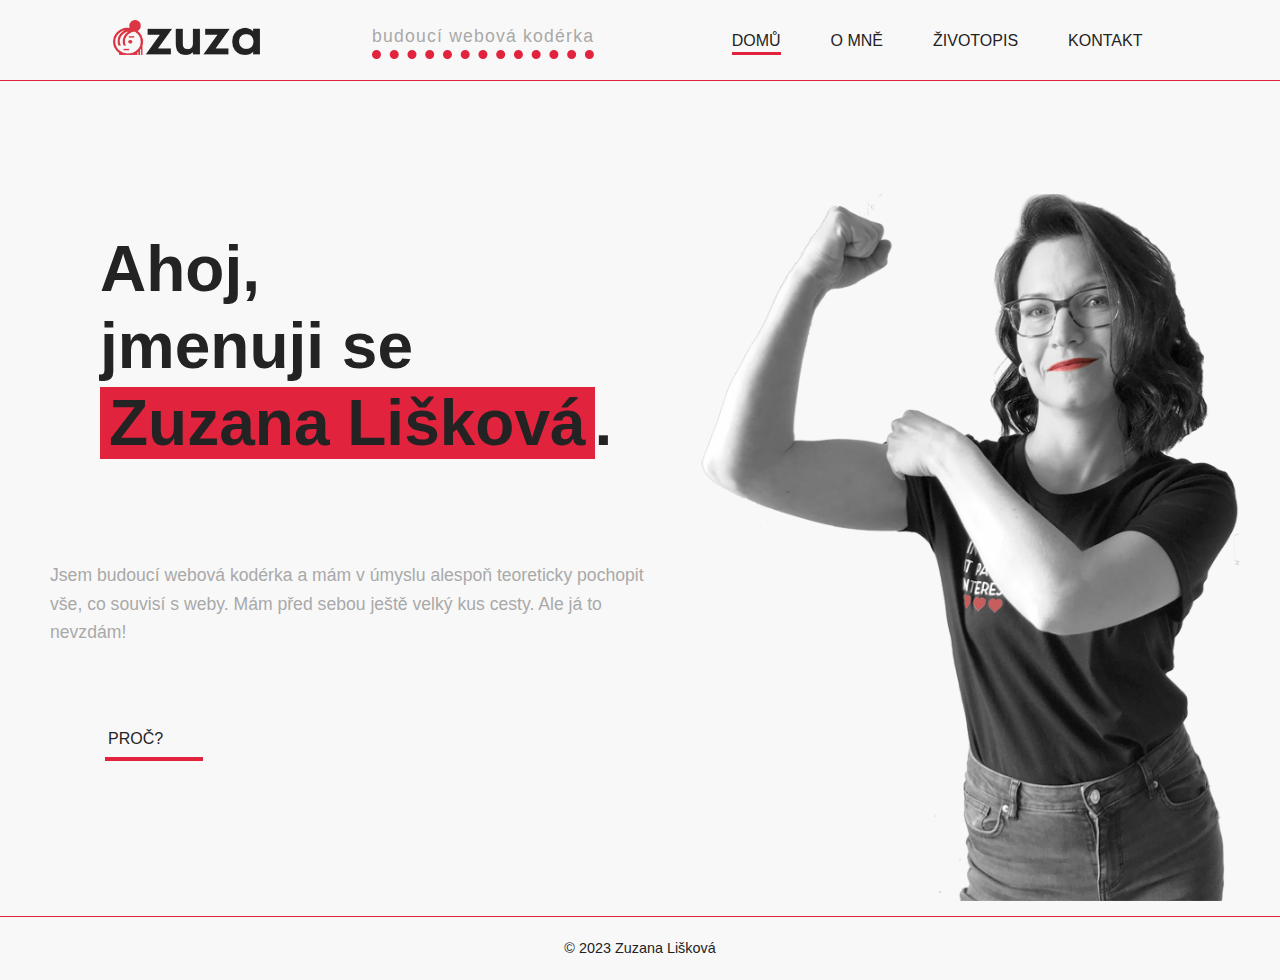
<file: index.html>
<!DOCTYPE html>
<html lang="cs">
<head>
    <meta charset="UTF-8">
    <meta http-equiv="X-UA-Compatible" content="IE=edge">
    <meta name="viewport" content="width=device-width, initial-scale=1.0"> 
    <link type="text/css" rel="stylesheet" href="style.css">
    <title>Zuzana Lišková - budoucí webová kodérka</title>
</head>
<body>
    <header>
        <div id="header">
            <img src="images/logo.png" alt="logo zuza">
            <p>budoucí webová kodérka</p>
            <nav>
                <ul class="menu main">
                    <li><a class="aktivni_zalozka" href="index.html">Domů</a></li>
                    <li><a href="omne.html">O mně</a></li>
                    <li><a href="vzdelani.html">Životopis</a></li>
                    <li><a href="kontakt.html">Kontakt</a></li>
                </ul>
            </nav>
        </div>
    </header>

    <main>
        <section class="obsah">
            <div>
                <h1>Ahoj,<br> jmenuji se <span class="obdelnik">Zuzana&nbsp;Lišková</span>.</h1>
                <p>Jsem budoucí webová kodérka a mám v úmyslu alespoň teoreticky pochopit vše, co souvisí s weby. Mám před sebou ještě velký kus cesty. Ale já to nevzdám!</p>
                
                <div class="tlacitko">
                    <a href="omne.html">Proč?</a>
                </div>
            </div>  

            <div class="p_col">
                <img src="images/zuza_uvod_cb.png" alt="Zuzana Lišková">
            </div>
        </section> 
    </main>

    <footer>
        <p>&copy; 2023 Zuzana Lišková</p>  
    </footer>
    
</body>
</html>
</file>
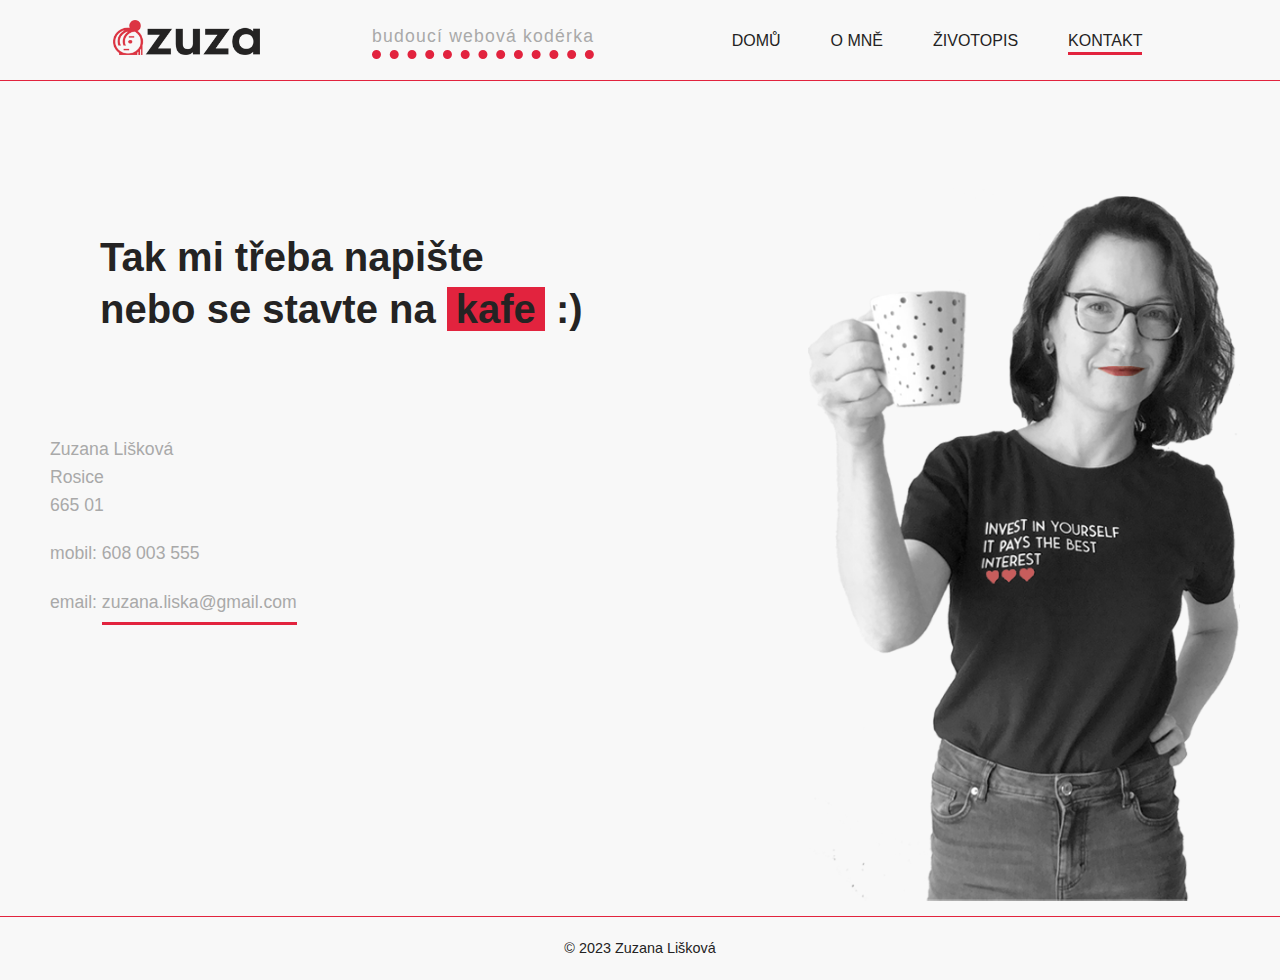
<file: kontakt.html>
<!DOCTYPE html>
<html lang="cs">
<head>
    <meta charset="UTF-8">
    <meta http-equiv="X-UA-Compatible" content="IE=edge">
    <meta name="viewport" content="width=device-width, initial-scale=1.0"> 
    <link type="text/css" rel="stylesheet" href="style.css">
    <title>Zuzana Lišková - Kontakt</title>
</head>

<body>
    <header>
        <div id="header">
            <img src="images/logo.png" alt="logo zuza">
            <p>budoucí webová kodérka</p>
            <nav>
                <ul class="menu main">
                    <li><a href="index.html">Domů</a></li>
                    <li><a href="omne.html">O mně</a></li>
                    <li><a href="vzdelani.html">Životopis</a></li>
                    <li><a class="aktivni_zalozka" href="kontakt.html">Kontakt</a></li>
                </ul>
            </nav>
        </div>
    </header>
    
    <main>
        <section class="obsah">
            <div>
                <h2>Tak mi třeba napište nebo se stavte na <span class="obdelnik">kafe</span> :)</h2>
                
                <p>
                Zuzana Lišková<br>
                Rosice<br>
                665 01
                </p>
                
                <p>mobil: 608 003 555</p>
                
                <p>email: <span class="mailto"><a href="mailto:zuzana.liska@gmail.com">zuzana.liska@gmail.com</a></span></p>
            </div>

            <div class="p_col">
                <img class="velka_zuza" src="images/zuza_kontakt.png" alt="Zuzana Lišková">
            </div>
        </section>
    </main>

    <footer>
        <p>&copy; 2023 Zuzana Lišková</p>  
    </footer>
</body>
</html>
</file>
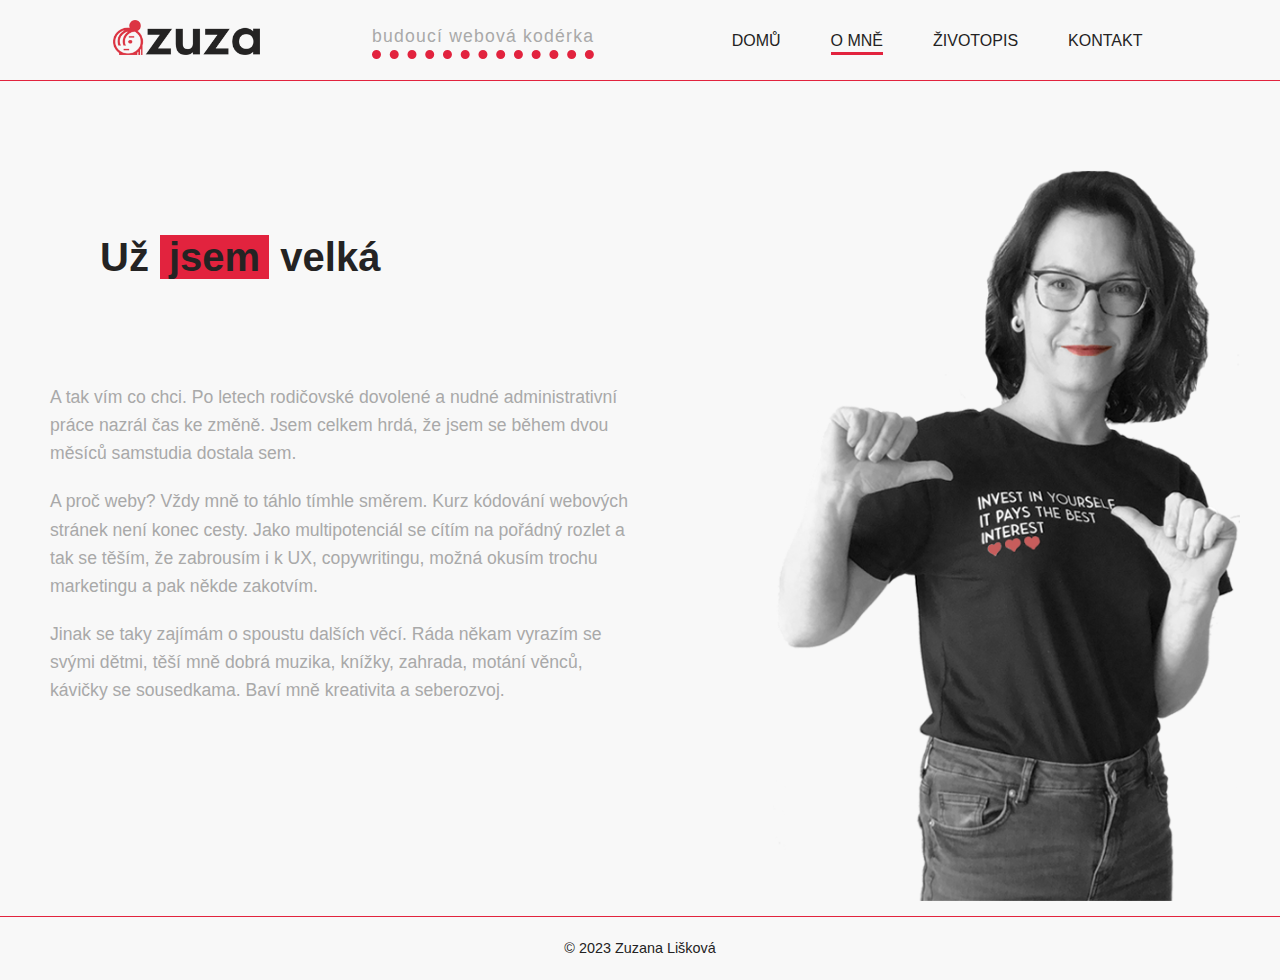
<file: omne.html>
<!DOCTYPE html>
<html lang="cs">
<head>
    <meta charset="UTF-8">
    <meta http-equiv="X-UA-Compatible" content="IE=edge">
    <meta name="viewport" content="width=device-width, initial-scale=1.0"> 
    <link type="text/css" rel="stylesheet" href="style.css">
    <title>Zuzana Lišková - O mně</title>
</head>

<body>
    <header>
        <div id="header">
            <img src="images/logo.png" alt="logo zuza">
            <p>budoucí webová kodérka</p>
            <nav>
                <ul class="menu main">
                    <li><a href="index.html">Domů</a></li>
                    <li><a class="aktivni_zalozka" href="omne.html">O mně</a></li>
                    <li><a href="vzdelani.html">Životopis</a></li>
                    <li><a href="kontakt.html">Kontakt</a></li>
                </ul>
            </nav>
        </div>
    </header>
            
    <main>
        <section class="obsah">
            <div>
                <h2>Už <span class="obdelnik">jsem</span> velká</h2>
                
                <p>A tak vím co chci. Po letech rodičovské dovolené a nudné administrativní práce nazrál čas ke změně. Jsem celkem hrdá, že jsem se během dvou měsíců samstudia dostala sem.</p>
                
                <p>A proč weby? Vždy mně to táhlo tímhle směrem. Kurz kódování webových stránek není konec cesty. Jako multipotenciál se cítím na pořádný rozlet a tak se těším, že zabrousím i k UX, copywritingu, možná okusím trochu marketingu a pak někde zakotvím.</p>

                <p>Jinak se taky zajímám o spoustu dalších věcí. Ráda někam vyrazím se svými dětmi, těší mně dobrá muzika, knížky, zahrada, motání věnců, kávičky se sousedkama. Baví mně kreativita a seberozvoj.</p>
            </div>
          
            <div class="p_col">
                <img class="velka_zuza" src="images/zuza_omne.png" alt="Zuzana Lišková">
            </div>
        </section>
    </main>

    <footer>
        <p>&copy; 2023 Zuzana Lišková</p>  
    </footer>

</body>
</html>
</file>
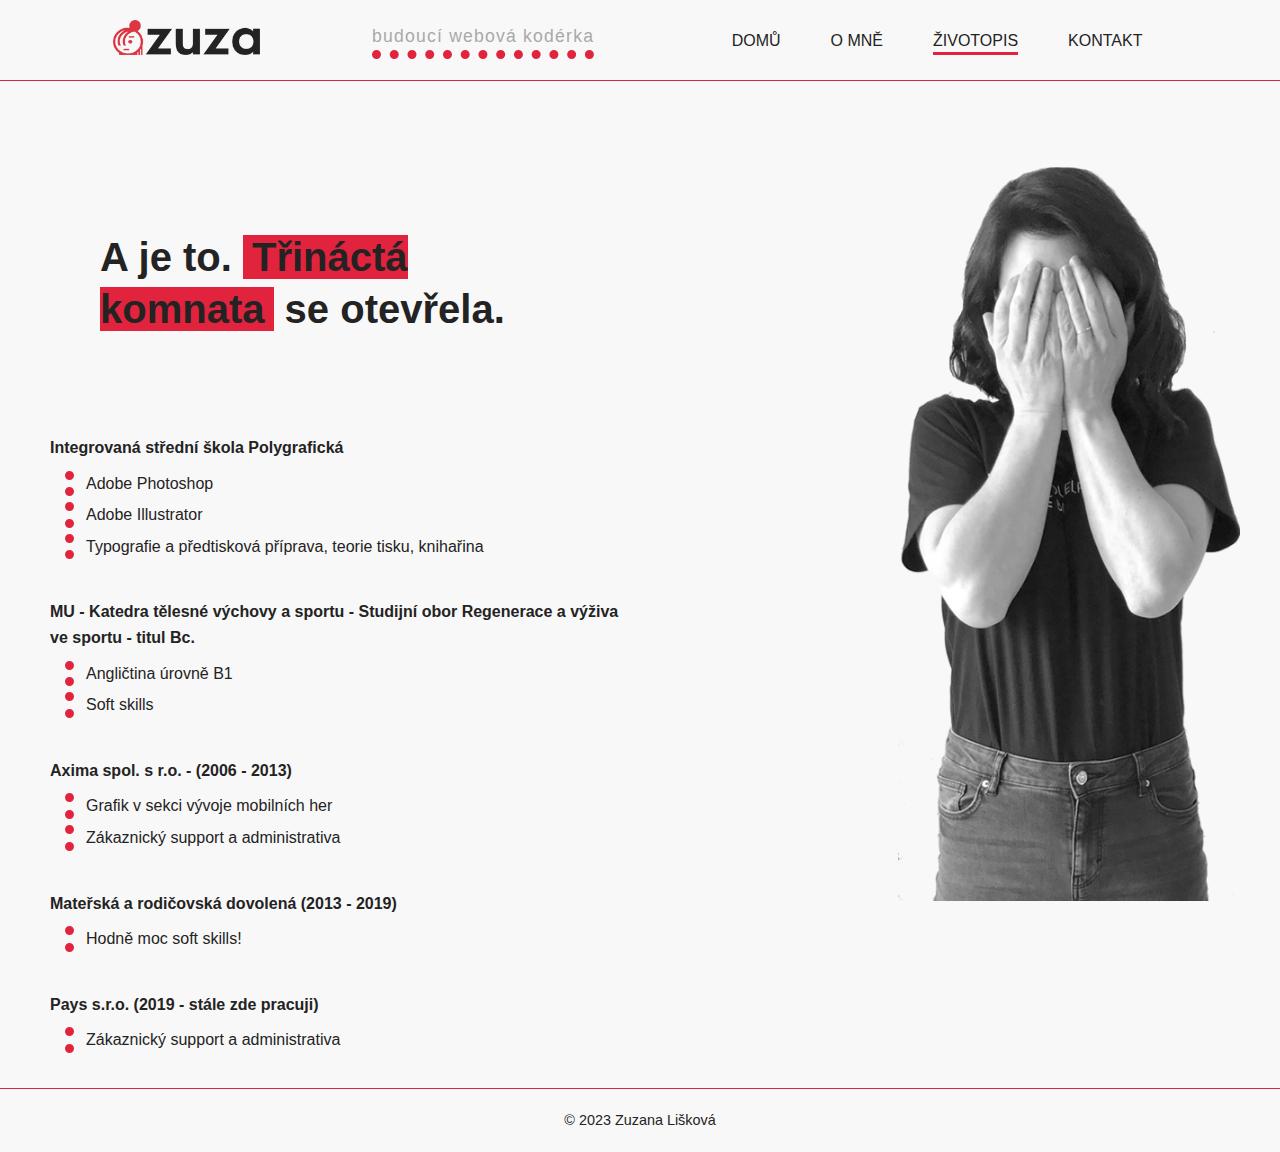
<file: vzdelani.html>
<!DOCTYPE html>
<html lang="cs">
<head>
    <meta charset="UTF-8">
    <meta http-equiv="X-UA-Compatible" content="IE=edge">
    <meta name="viewport" content="width=device-width, initial-scale=1.0"> 
    <link type="text/css" rel="stylesheet" href="style.css">
    <title>Zuzana Lišková - Životopis</title>
</head>

<body>
    <header>
        <div id="header">
            <img src="images/logo.png" alt="logo zuza">
            <p>budoucí webová kodérka</p>
            <nav>
                <ul class="menu main">
                    <li><a href="index.html">Domů</a></li>
                    <li><a href="omne.html">O mně</a></li>
                    <li><a class="aktivni_zalozka" href="vzdelani.html">Životopis</a></li>
                    <li><a href="kontakt.html">Kontakt</a></li>
                </ul>
            </nav>
        </div>
    </header>
    
    <main>
        <section class="obsah">
            <div>
                <h2>A je to. <span class="obdelnik">Třináctá komnata</span> se otevřela.</h2>
                <h3>Integrovaná střední škola Polygrafická</h3>

                <ul>
                    <li>Adobe Photoshop</li>
                    <li>Adobe Illustrator</li>
                    <li>Typografie a předtisková příprava, teorie tisku, knihařina</li>
                </ul>

                <h3>MU - Katedra tělesné výchovy a sportu - Studijní obor Regenerace a výživa ve sportu - titul Bc.</h3>
                <ul>
                    <li>Angličtina úrovně B1</li>
                    <li>Soft skills</li>
                </ul>

                <h3>Axima spol. s r.o. - (2006 - 2013)</h3>
                <ul>
                    <li>Grafik v sekci vývoje mobilních her</li>
                    <li>Zákaznický support a administrativa</li>
                </ul>

                <h3>Mateřská a rodičovská dovolená (2013 - 2019)</h3>
                <ul>
                    <li>Hodně moc soft skills!</li>
                </ul>

                <h3>Pays s.r.o. (2019 - stále zde pracuji)</h3>
                <ul>
                    <li>Zákaznický support a administrativa</li>
                </ul>
            </div>

            <div class="p_col">
               <img class="velka_zuza" src="images/zuza_knowhow.png" alt="Zuzana Lišková"> 
            </div>
        </section>  
    </main>

    <footer>
        <p>&copy; 2023 Zuzana Lišková</p>  
    </footer>
</body>
</html>
</file>
<file: style.css>
* {
    margin: 0;
    padding: 0;
}

body {
    background-color: #f8f8f8;
    font-family: Helvetica, sans-serif;
    color: #242323;
    line-height: 1.6;
}

body header {
    height: 80px;
    width: 100%;
    background-color: #f8f8f8;
    border-bottom: 1px solid #e2233e;
}

body header img {
    height: 35px;
    padding-bottom: 6px;
}

nav ul {
    list-style-type: none;
    display: flex;
    align-items: center;
}

nav ul li {
    margin: 0 25px;
}

nav ul a {
    text-decoration: none;
    padding-bottom: 3px;
    text-transform: uppercase;
    color: #242323;
}

nav ul a:hover {
    border-bottom: 3px solid #e2233e;
}


main {
    box-sizing: border-box;
    max-width: 1200px;
    margin: auto;
    padding-bottom: 10px;
}

h1 {
    font-size: 4em;
    font-family: 'Gill Sans', 'Gill Sans MT', Calibri, 'Trebuchet MS', sans-serif;
    margin: 150px 50px 100px 60px;
    line-height: 1.2;
}

h2 {
    font-size: 2.5em;
    margin: 150px 50px 100px 60px;
    line-height: 1.3;
}

h3 {
    font-size: 1em;
    margin: 40px 10px 10px 10px;
}
footer {
    width: 100%; 
    bottom: 0;
    font-size: 0.9em;
    text-align: center;
    background-color: #f8f8f8;
    margin-top: 25px;
    padding: 20px 0;
    border-top: 1px solid #e2233e;
}
/* třídy ----------------------------------------------------------- */

.obsah {
    display: flex;
    position: relative;
    flex: auto;
}

.obsah ul {
    margin-left: 25px;
    list-style-type: none;
}

.obsah ul li {
    border-left: 9px dotted #e2233e;
    padding-left: 12px;
    margin: 6px 0 0 0;
}

.obsah p {
    margin: 20px 10px 20px 10px;
    color: darkgray;
    font-size: 1.1em;
}
  
.obsah > div:nth-child(1),
.obsah > div:nth-child(2) {
    flex: 1;
}
  
.p_col {
    min-height: 800px;
  }

.p_col img {
    position: absolute; 
    top: 0; 
    right: 0; 
    margin-top: 80px;
    object-fit: cover;
    height: 740px;
}

.tlacitko {
    display: inline-block;
    margin: 50px 20px 20px 50px;
    padding: 10px 15px;
}

.tlacitko a {
    padding: 10px 40px 10px 3px;
    color:#242323;
    text-transform: uppercase;
    text-decoration: none;
    border-bottom: 4px solid #e2233e;
}

.mailto {
    padding-bottom: 10px;
    border-bottom: 3px solid #e2233e;
}

.mailto a {
    color: darkgray;
    text-decoration: none;
}

.mailto a:hover {
    color: #242323;
    text-decoration: none;
}


.aktivni_zalozka {
    border-bottom: 3px solid #e2233e;
}

.obdelnik {
    background-color: #e2233e;
    padding: 0 9px;
}

/* id ------------------------------------------------------------------- */

#header {
    padding: 20px 0 20px 0;
    display: flex;
    align-items: center;
    justify-content: space-evenly;
}

#header p {
    color: darkgray;
    letter-spacing: 1.2px;
    font-size: 1.1em;
    border-bottom: 9px dotted #e2233e;
}
</file>
